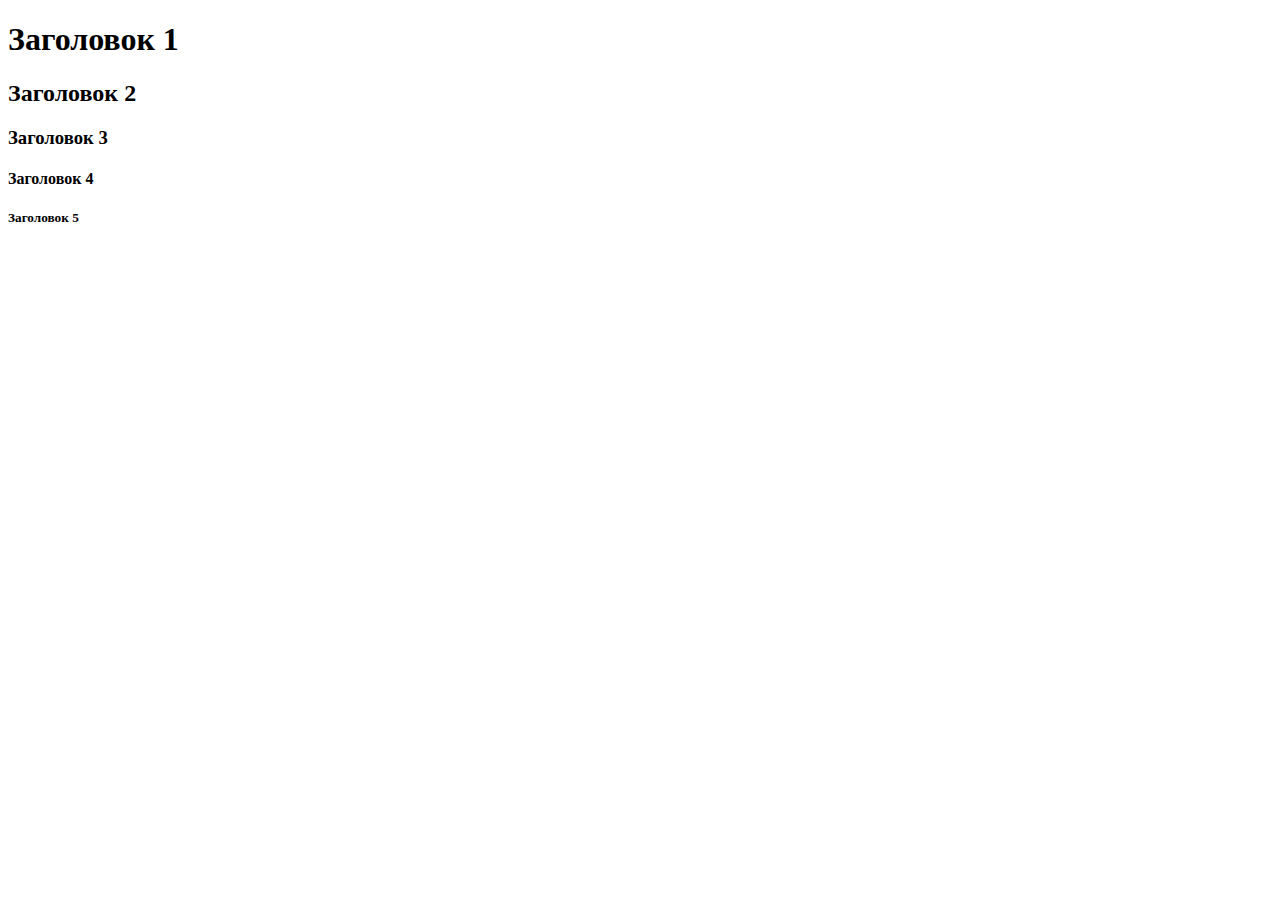
<file: shiraori/index.html>
<!DOCTYPE html>
    <html>
        <head>
            <title>FamilyCoffe</title>
            </head>
                <body>    
                    <div>
                        <h1>Заголовок 1</h1>
                        <h2>Заголовок 2</h2>
                        <h3>Заголовок 3</h3>
                        <h4>Заголовок 4</h4>
                        <h5>Заголовок 5</h5>
                    </div>
                </body>
    </html>
</file>
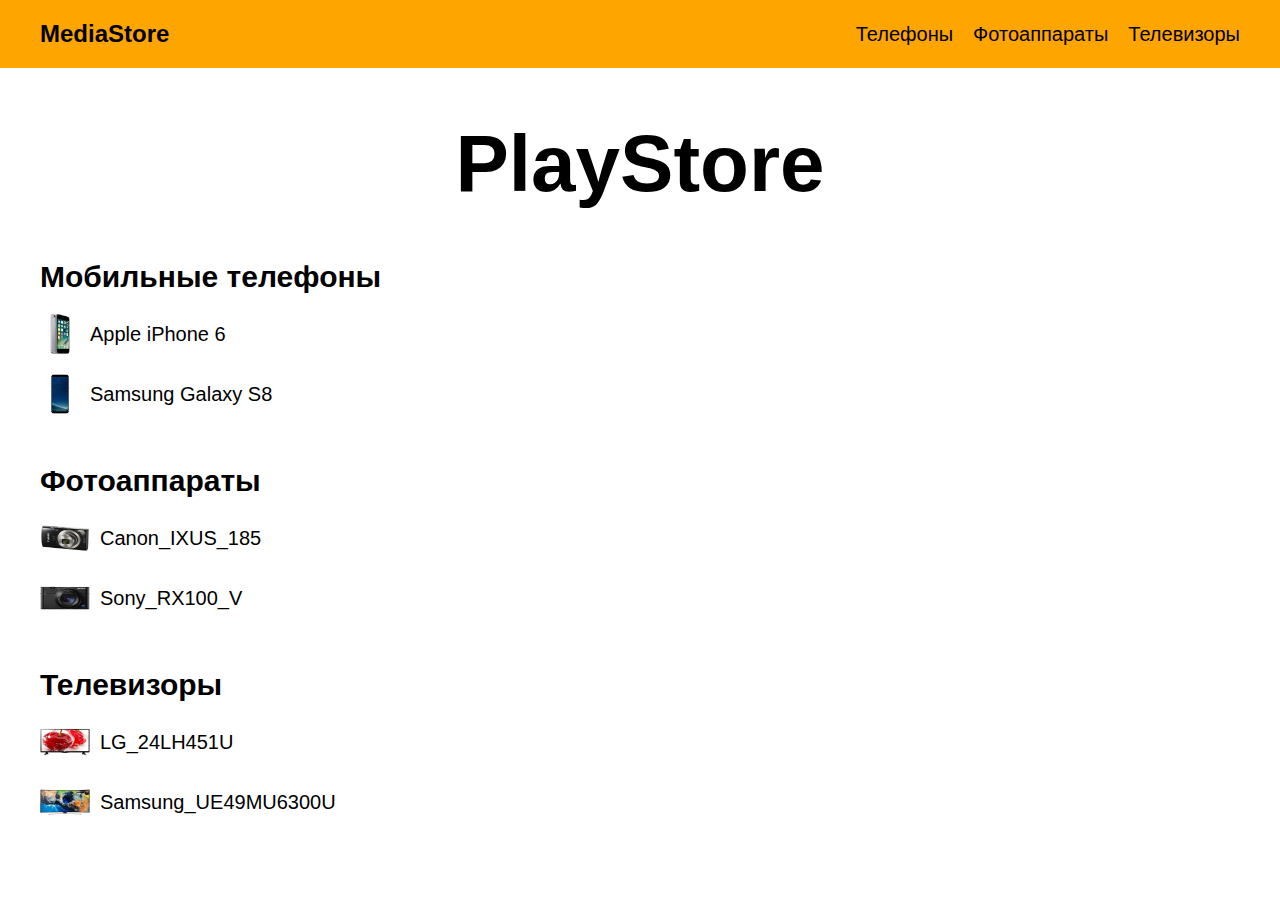
<file: 3/store/index.html>
﻿<!DOCTYPE html>
<html>
<head>
	<meta charset="utf-8">
	<title>Главная</title>
	<link rel="stylesheet" href="style.css">
</head>
<body>
	<header>
		<a href="">MediaStore</a>
		<nav>
			<a href="products/mobile/index.html">Телефоны</a>
			<a href="products/photo/index.html">Фотоаппараты</a>
			<a href="products/tv/index.html">Телевизоры</a>
		</nav>
	</header>
	<main>
	<h1>PlayStore</h1>
	<div>
		<h2>Мобильные телефоны</h3>
			<p>
				<a href="products/mobile/apple/Apple_iPhone_6.html">
					<img src="images/Apple_iPhone_6.jpg" alt="Apple iPhone 6">Apple iPhone 6
				</a>
			</p>
		<p>
			<a href="products/mobile/samsung/Samsung_Galaxy_S8.html">
				<img src="images/Samsung_Galaxy_S8.jpg" alt="Samsung Galaxy S8">Samsung Galaxy S8
			</a>
		</p>
	</div>
	<div>
		<h2>Фотоаппараты</h2>
		<p>
		<a href="products/photo/canon/Canon_IXUS_185.html">
		<img src="images/Canon_IXUS_185.jpg" width="50"height="100"alt="фотоаппарат">Canon_IXUS_185
		</a>
		</p>
		<p>
			<a href="products/photo/sony/Sony_RX100_V.html">
				<img src="images/Sony_RX100_V.jpg" width="50"height="100"alt="фотоаппарат">Sony_RX100_V
			</a>
		</p>

	</div>
	<div>
		<h2>Телевизоры</h2>
		<p>
			<a href="products/tv/lg/LG_24LH451U.html">
				<img src="images/LG_24LH451U.jpg" width="50"height="100"alt="Телевизор">LG_24LH451U
			</a>
		</p>
		<p>
			<a href="products/tv/samsung/Samsung_UE49MU6300U.html">
				<img src="images/Samsung_UE49MU6300U.jpg" width="50"height="100"alt="Телевизор">Samsung_UE49MU6300U
			</a>
		</p>
		
		
	</div>
	</main>
</body>
</html>
</file>
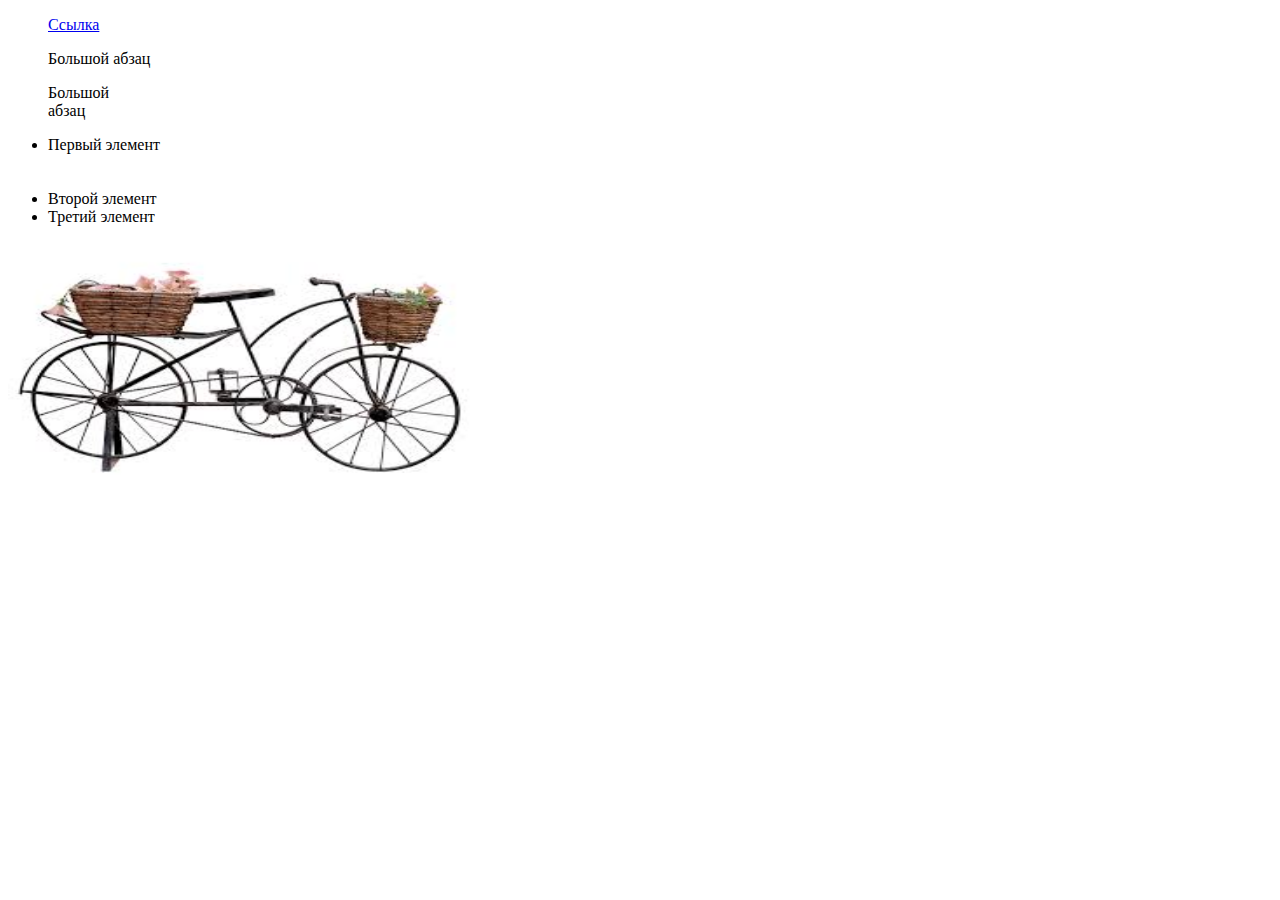
<file: shiraori/index1.html>
<!DOCTYPE html>
    <html>
        <head> 
        </head>
            <body>
                <ul>
                    <a href="https://ya.ru/">Ссылка</a>
                    <p>Большой абзац</p>
                    <p>Большой <br> абзац</p>
                <li>Первый элемент</li>
                <br>
                <br>
                <li>Второй элемент</li>
                <li>Третий элемент</li>
                </ul>
                <img src="images(картинки)/images.jpg" width="480"height="240"alt="картинка"
            </body>
    </html>
</file>
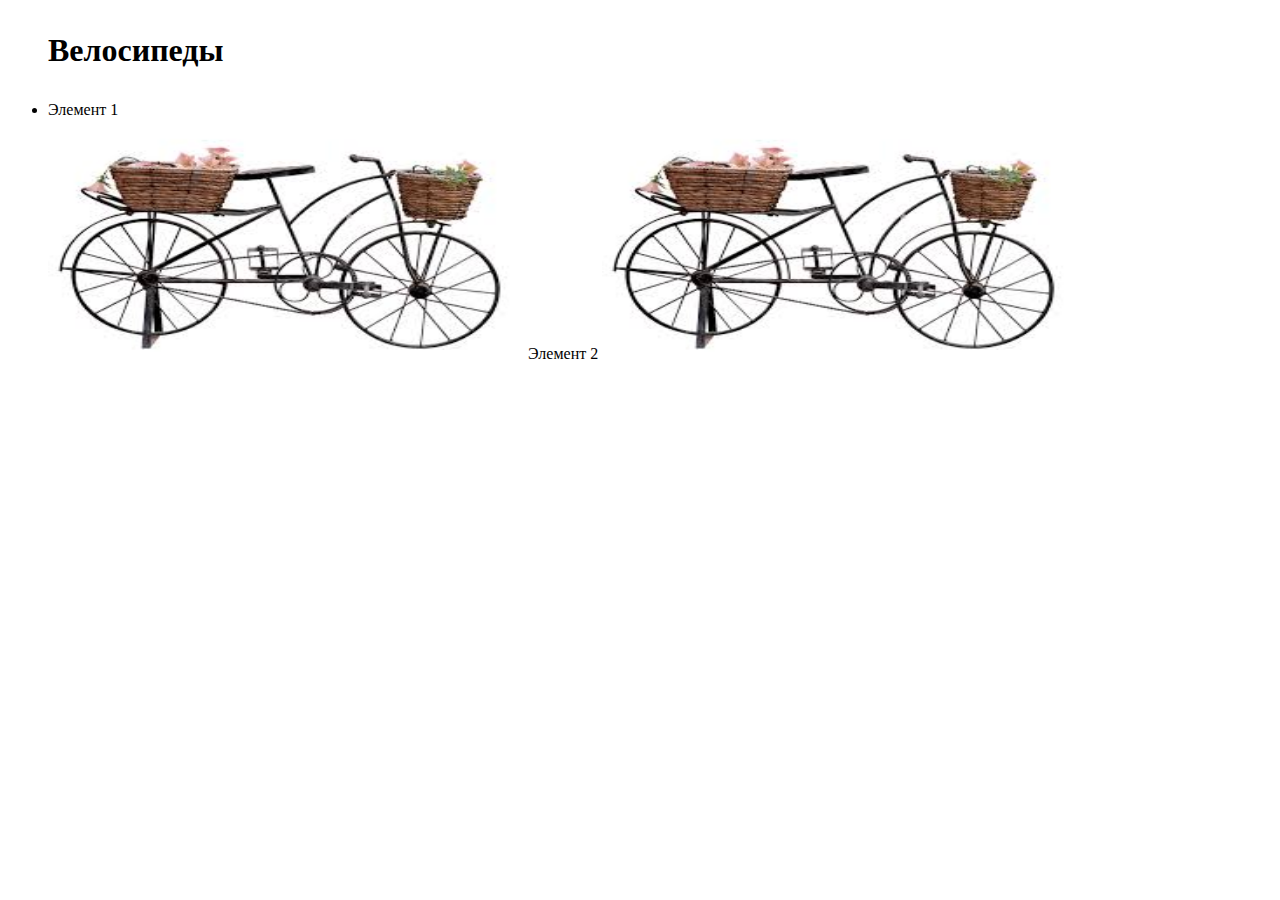
<file: shiraori/index2.html>
<!DOCTYPE html>
    <html>
        <head>
            <title>Shiraori</title>
            <link rel="stylesheet" href="styles/style.css">
        </head>
        <div>
        <ul>
            <h1><p>Велосипеды</p></h1>
            <li>Элемент 1</li>
            <img src="images(картинки)/images.jpg" width="480"height="240"alt="велосипед"
            <li>Элемент 2</li>
            <img src="images(картинки)/images.jpg" width="480"height="240"alt="велосипед"
        </ul>
        </div>
            <body>
                
            </body>
    </html>
</file>
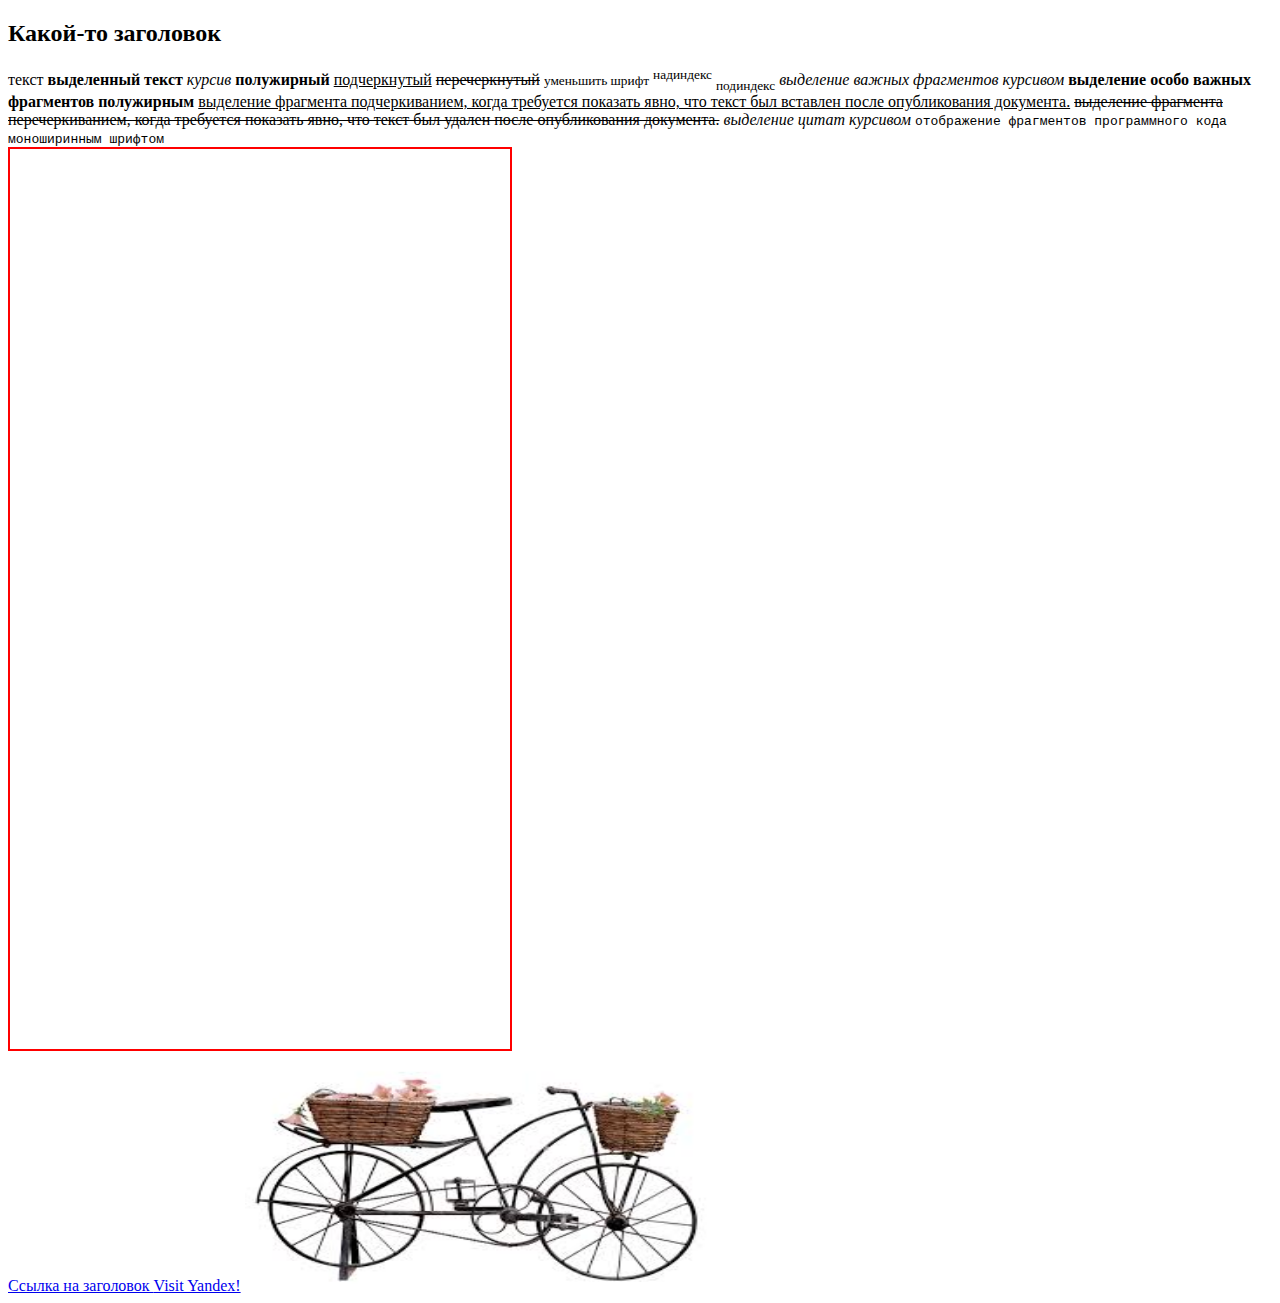
<file: shiraori/index3.html>
<!DOCTYPE html>
<html lang="en">
<head>
    <link rel="stylesheet" href="styles/style.css">
    <meta charset="UTF-8">
    <meta http-equiv="X-UA-Compatible" content="IE=edge">
    <meta name="viewport" content="width=device-width, initial-scale=1.0">
    <title>shiraori</title>
</head>
<body>
    <h2 id="title"> Какой-то заголовок</h2>
    
    <span>текст</span>
    <b>выделенный текст</b>
    <i>курсив</i>
    <b>полужирный</b>
    <u>подчеркнутый</u>
    <s>перечеркнутый</s>
    <small>уменьшить шрифт</small>
    <sup>надиндекс</sup>
    <sub>подиндекс</sub>
    <em>выделение важных фрагментов курсивом</em>
    <strong>выделение особо важных фрагментов полужирным</strong>
    <ins>выделение фрагмента подчеркиванием, когда требуется показать явно, что текст был вставлен после опубликования документа.</ins>
    <del>выделение фрагмента перечеркиванием, когда требуется показать явно, что текст был удален после опубликования документа.</del>
    <cite>выделение цитат курсивом</cite>
    <code>отображение фрагментов программного кода моноширинным шрифтом</code>
    <div id="title2"></div>
    <a href="#title"> Ссылка на заголовок </a>
    <a href="https://ya.ru" target="_blank">Visit Yandex!</a>
    <a href="https://ya.ru" target="_self"><img src="images(картинки)/images.jpg" width="480"height="240"alt="велосипед"></a>
</body>
</html>
</file>
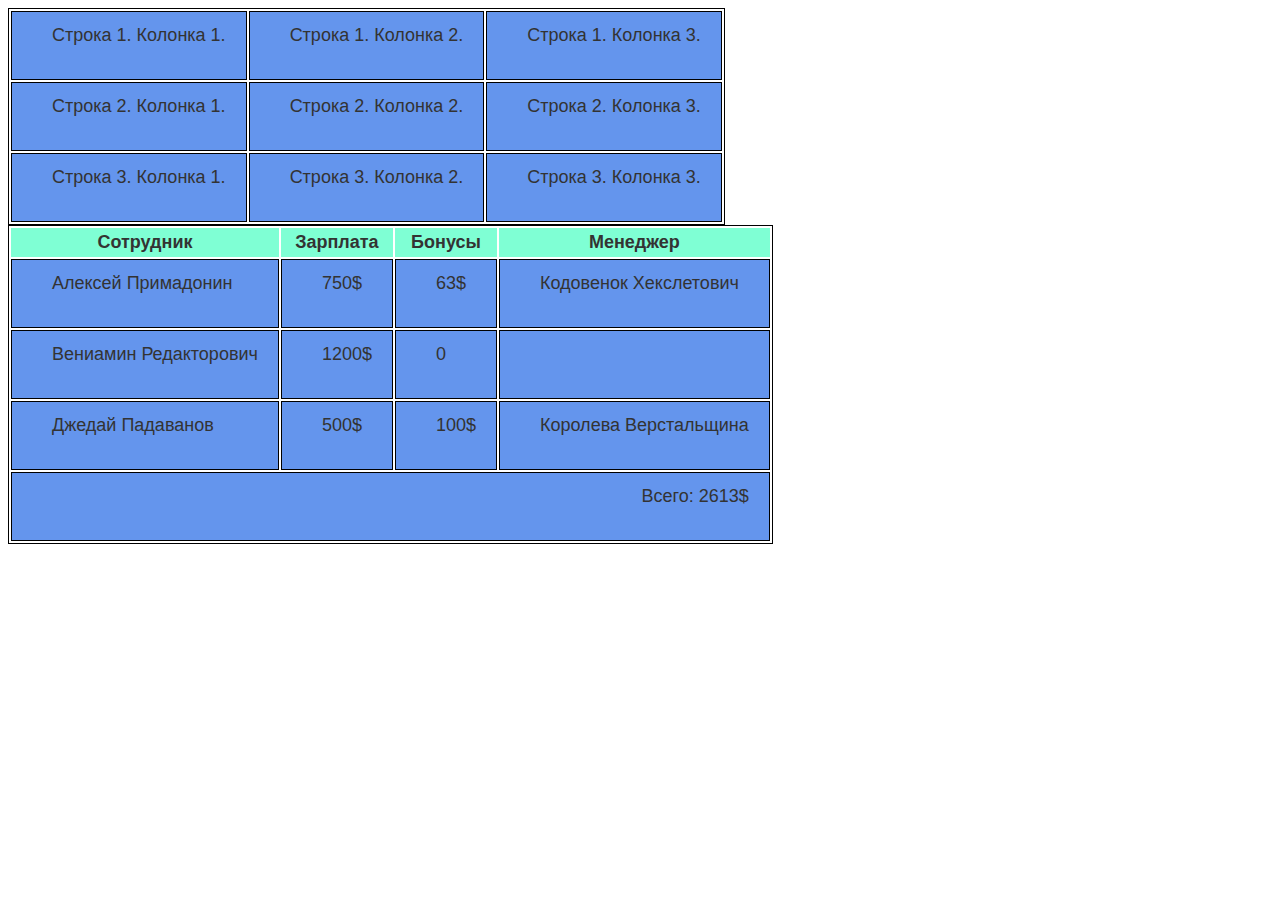
<file: shiraori/table/index4.html>
<!DOCTYPE html>
<html lang="en">
<head>
    <link rel ="stylesheet" href="style1.css">
    <meta charset="UTF-8">
    <meta http-equiv="X-UA-Compatible" content="IE=edge">
    <meta name="viewport" content="width=device-width, initial-scale=1.0">
    <title>Document</title>
</head>
<body>
    <table>
        <tr>
            <td>Строка 1. Колонка 1.</td>
            <td>Строка 1. Колонка 2.</td>
            <td>Строка 1. Колонка 3.</td>
        </tr>
        <tr>
            <td>Строка 2. Колонка 1.</td>
            <td>Строка 2. Колонка 2.</td>
            <td>Строка 2. Колонка 3.</td>
        </tr>
        <tr>
            <td>Строка 3. Колонка 1.</td>
            <td>Строка 3. Колонка 2.</td>
            <td>Строка 3. Колонка 3.</td>
        </tr>
    </table>
    <table>
        <thead>
            <tr>
                <th>Сотрудник</th>
                <th>Зарплата</th>
                <th>Бонусы</th>
                <th>Менеджер</th>
            </tr>
        </thead>
        <tbody>
            <tr>
                <td>Алексей Примадонин</td>
                <td>750$</td>
                <td>63$</td>
                <td>Кодовенок Хекслетович</td>
            </tr>
            <tr>
                <td>Вениамин Редакторович</td>
                <td>1200$</td>
                <td>0</td>
                <td></td>
            </tr>
            <tr>
                <td> Джедай Падаванов</td>
                <td>500$</td>
                <td>100$</td>
                <td>Королева Верстальщина</td>
            </tr>
            <tr>
                

                <td id="shiro" colspan="4">Всего: 2613$</td>
            </tr>
        </tbody>
    </table>
</body>
</html>
</file>
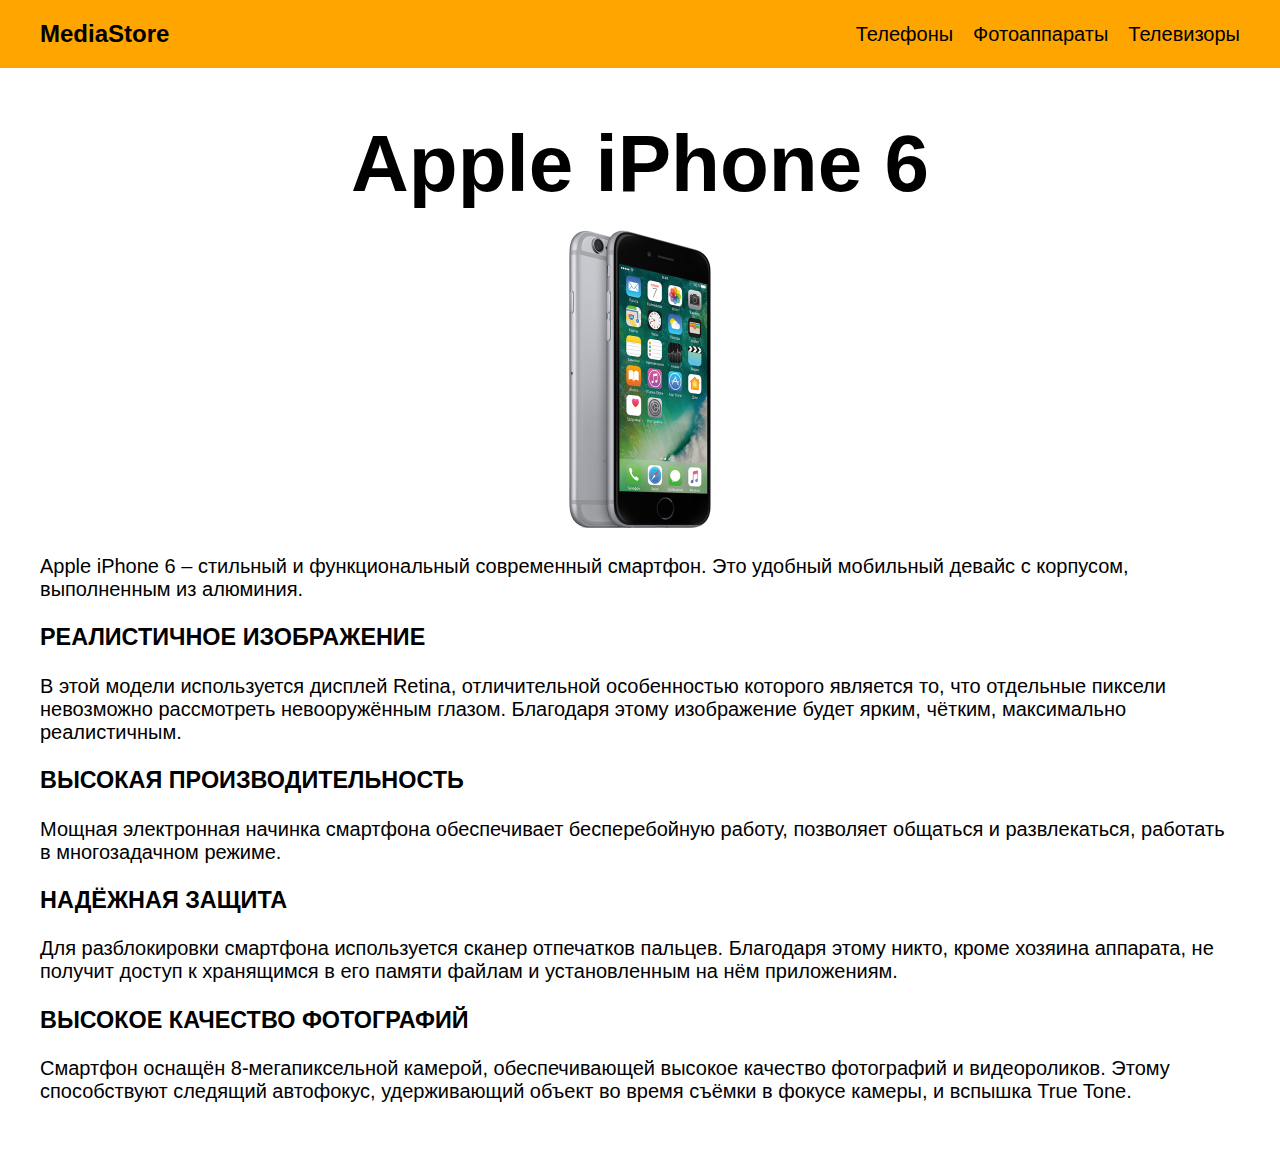
<file: 3/store/products/mobile/apple/Apple_iPhone_6.html>
﻿<!DOCTYPE html>
<html>
<head>
	<meta charset="utf-8">
	<title>Apple iPhone 6</title>
	<link rel="stylesheet" href="../../../style.css">
</head>
<body>
	<header>
		<a href="../../../index.html">MediaStore</a>
		<nav>
			<a href="../index.html">Телефоны</a>
			<a href="../../photo/index.html">Фотоаппараты</a>
			<a href="../../tv/index.html">Телевизоры</a>
		</nav>
	</header>
	<main>
	<h1>Apple iPhone 6</h1>
	<figure>
		<img src="../../../images/Apple_iPhone_6.jpg" alt="Apple_iPhone_6">
	</figure>
	<p>Apple iPhone 6 – стильный и функциональный современный смартфон. Это удобный мобильный девайс с корпусом, выполненным из алюминия.</p>
	<h3>РЕАЛИСТИЧНОЕ ИЗОБРАЖЕНИЕ</h3>
	<p>В этой модели используется дисплей Retina, отличительной особенностью которого является то, что отдельные пиксели невозможно рассмотреть невооружённым глазом. Благодаря этому изображение будет ярким, чётким, максимально реалистичным.</p>
	<h3>ВЫСОКАЯ ПРОИЗВОДИТЕЛЬНОСТЬ</h3>
	<p>Мощная электронная начинка смартфона обеспечивает бесперебойную работу, позволяет общаться и развлекаться, работать в многозадачном режиме.</p>
	<h3>НАДЁЖНАЯ ЗАЩИТА</h3>
	<p>Для разблокировки смартфона используется сканер отпечатков пальцев. Благодаря этому никто, кроме хозяина аппарата, не получит доступ к хранящимся в его памяти файлам и установленным на нём приложениям.</p>
	<h3>ВЫСОКОЕ КАЧЕСТВО ФОТОГРАФИЙ</h3>
	<p>Смартфон оснащён 8-мегапиксельной камерой, обеспечивающей высокое качество фотографий и видеороликов. Этому способствуют следящий автофокус, удерживающий объект во время съёмки в фокусе камеры, и вспышка True Tone.</p>
</main>
</body>
</html>
</file>
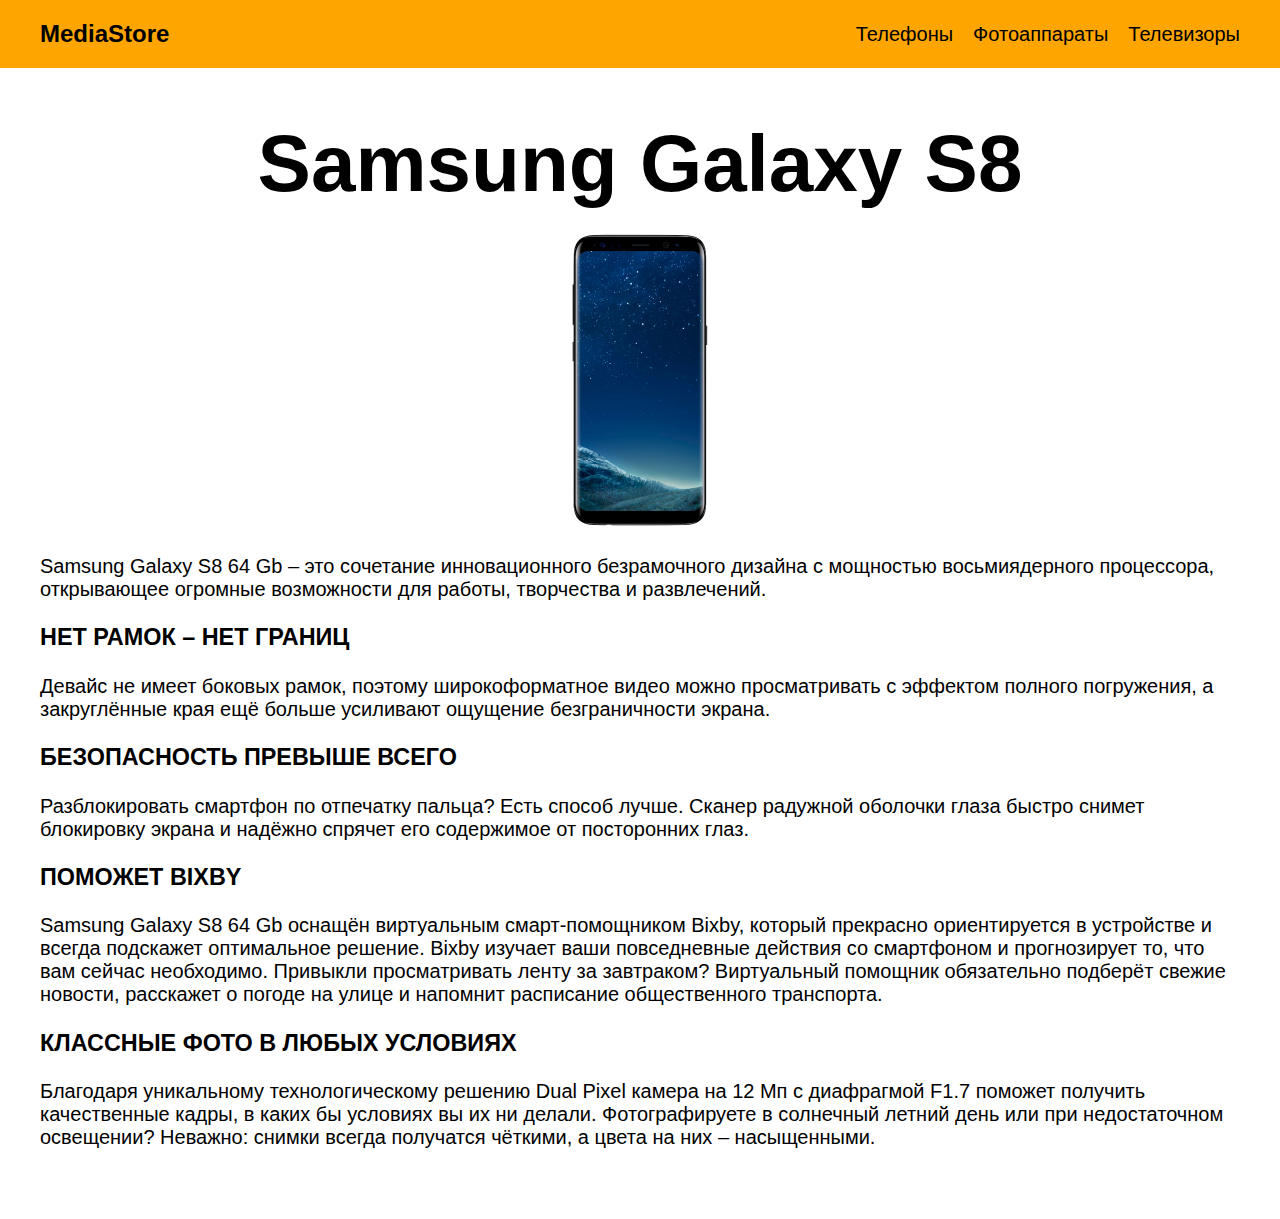
<file: 3/store/products/mobile/samsung/Samsung_Galaxy_S8.html>
﻿<!DOCTYPE html>
<html>
<head>
	<meta charset="utf-8">
	<title>Samsung Galaxy S8</title>
	<link rel="stylesheet" href="../../../style.css">
</head>
<body>
	<header>
		<a href="../../../index.html">MediaStore</a>
		<nav>
			<a href="../index.html">Телефоны</a>
			<a href="../../photo/index.html">Фотоаппараты</a>
			<a href="../../tv/index.html">Телевизоры</a>
		</nav>
	</header>
	<main>
	<h1>Samsung Galaxy S8</h1>
	<figure>
		<img src="../../../images/Samsung_Galaxy_S8.jpg" alt="Samsung_Galaxy_S8">
	</figure>
	<p>Samsung Galaxy S8 64 Gb – это сочетание инновационного безрамочного дизайна с мощностью восьмиядерного процессора, открывающее огромные возможности для работы, творчества и развлечений.</p>
	<h3>НЕТ РАМОК – НЕТ ГРАНИЦ</h3>
	<p>Девайс не имеет боковых рамок, поэтому широкоформатное видео можно просматривать с эффектом полного погружения, а закруглённые края ещё больше усиливают ощущение безграничности экрана.</p>
	<h3>БЕЗОПАСНОСТЬ ПРЕВЫШЕ ВСЕГО</h3>
	<p>Разблокировать смартфон по отпечатку пальца? Есть способ лучше. Сканер радужной оболочки глаза быстро снимет блокировку экрана и надёжно спрячет его содержимое от посторонних глаз.</p>
	<h3>ПОМОЖЕТ BIXBY</h3>
	<p>Samsung Galaxy S8 64 Gb оснащён виртуальным смарт-помощником Bixby, который прекрасно ориентируется в устройстве и всегда подскажет оптимальное решение. Bixby изучает ваши повседневные действия со смартфоном и прогнозирует то, что вам сейчас необходимо. Привыкли просматривать ленту за завтраком? Виртуальный помощник обязательно подберёт свежие новости, расскажет о погоде на улице и напомнит расписание общественного транспорта.</p>
	<h3>КЛАССНЫЕ ФОТО В ЛЮБЫХ УСЛОВИЯХ</h3>
	<p>Благодаря уникальному технологическому решению Dual Pixel камера на 12 Мп с диафрагмой F1.7 поможет получить качественные кадры, в каких бы условиях вы их ни делали. Фотографируете в солнечный летний день или при недостаточном освещении? Неважно: снимки всегда получатся чёткими, а цвета на них – насыщенными.</p>
	</main>
</body>
</html>
</file>
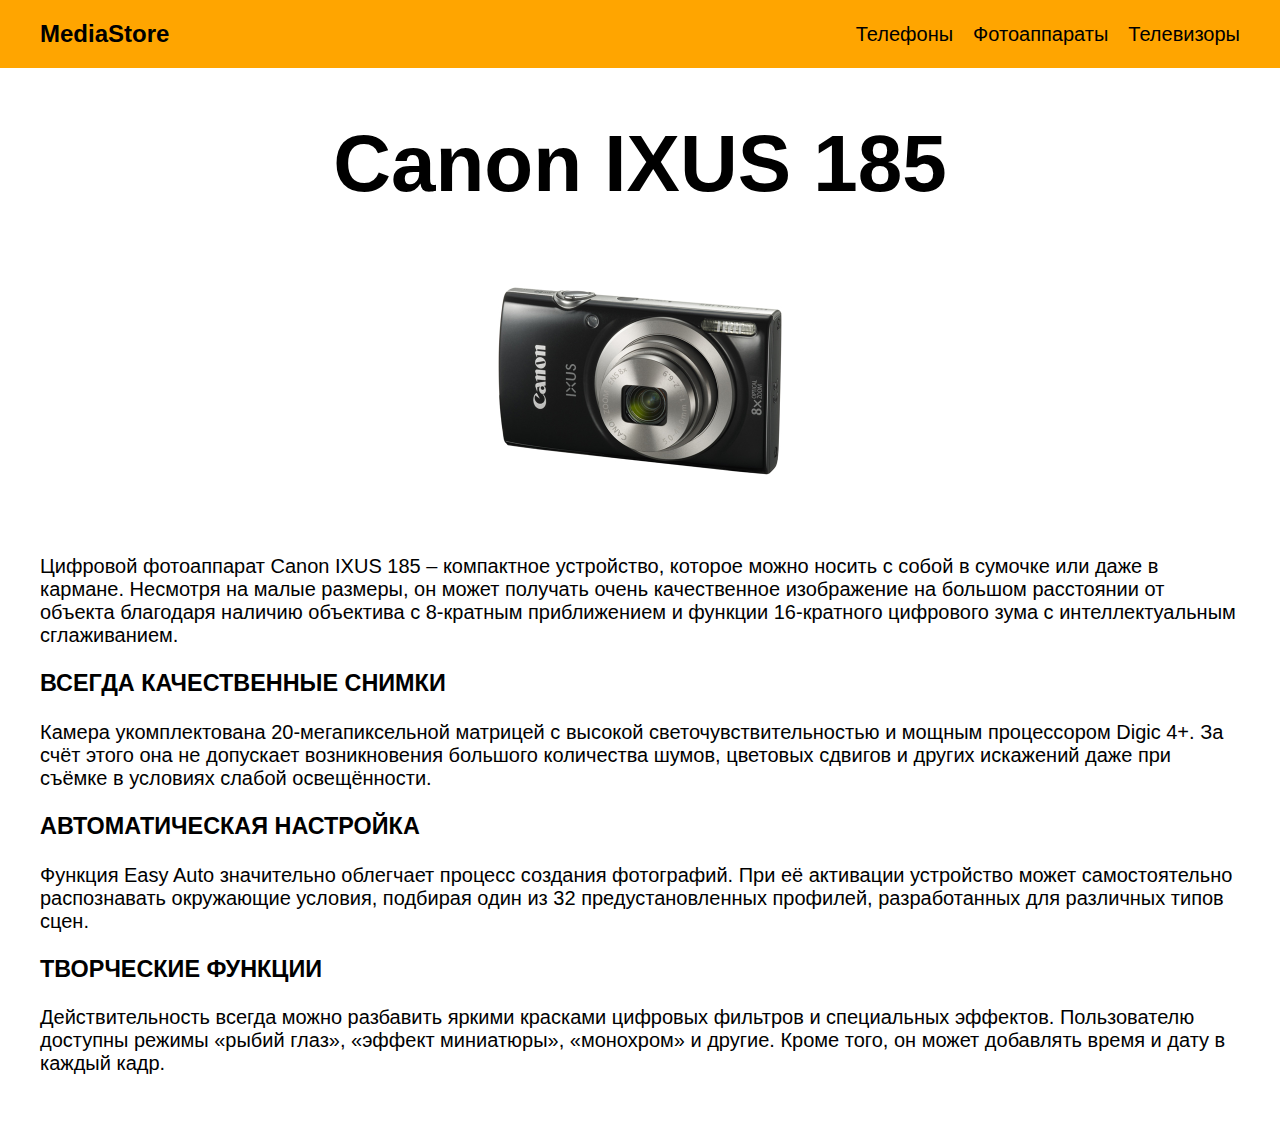
<file: 3/store/products/photo/canon/Canon_IXUS_185.html>
﻿<!DOCTYPE html>
<html>
<head>
	<meta charset="utf-8">
	<title>Canon IXUS 185</title>
	<link rel="stylesheet" href="../../../style.css">
</head>
<body>
	<header>
		<a href="../../../index.html">MediaStore</a>
		<nav>
			<a href="../index.html">Телефоны</a>
			<a href="../../photo/index.html">Фотоаппараты</a>
			<a href="../../tv/index.html">Телевизоры</a>
		</nav>
	</header>
	<main>
	<h1>Canon IXUS 185</h1>
	<figure>
		<img src="../../../images/Canon_IXUS_185.jpg" alt="Canon_IXUS_185">
	</figure>
	<p>Цифровой фотоаппарат Canon IXUS 185 – компактное устройство, которое можно носить с собой в сумочке или даже в кармане. Несмотря на малые размеры, он может получать очень качественное изображение на большом расстоянии от объекта благодаря наличию объектива с 8-кратным приближением и функции 16-кратного цифрового зума с интеллектуальным сглаживанием.</p>
	<h3>ВСЕГДА КАЧЕСТВЕННЫЕ СНИМКИ</h3>
	<p>Камера укомплектована 20-мегапиксельной матрицей с высокой светочувствительностью и мощным процессором Digic 4+. За счёт этого она не допускает возникновения большого количества шумов, цветовых сдвигов и других искажений даже при съёмке в условиях слабой освещённости.</p>
	<h3>АВТОМАТИЧЕСКАЯ НАСТРОЙКА</h3>
	<p>Функция Easy Auto значительно облегчает процесс создания фотографий. При её активации устройство может самостоятельно распознавать окружающие условия, подбирая один из 32 предустановленных профилей, разработанных для различных типов сцен.</p>
	<h3>ТВОРЧЕСКИЕ ФУНКЦИИ</h3>
	<p>Действительность всегда можно разбавить яркими красками цифровых фильтров и специальных эффектов. Пользователю доступны режимы «рыбий глаз», «эффект миниатюры», «монохром» и другие. Кроме того, он может добавлять время и дату в каждый кадр.</p>
	</main>
</body>
</html>
</file>
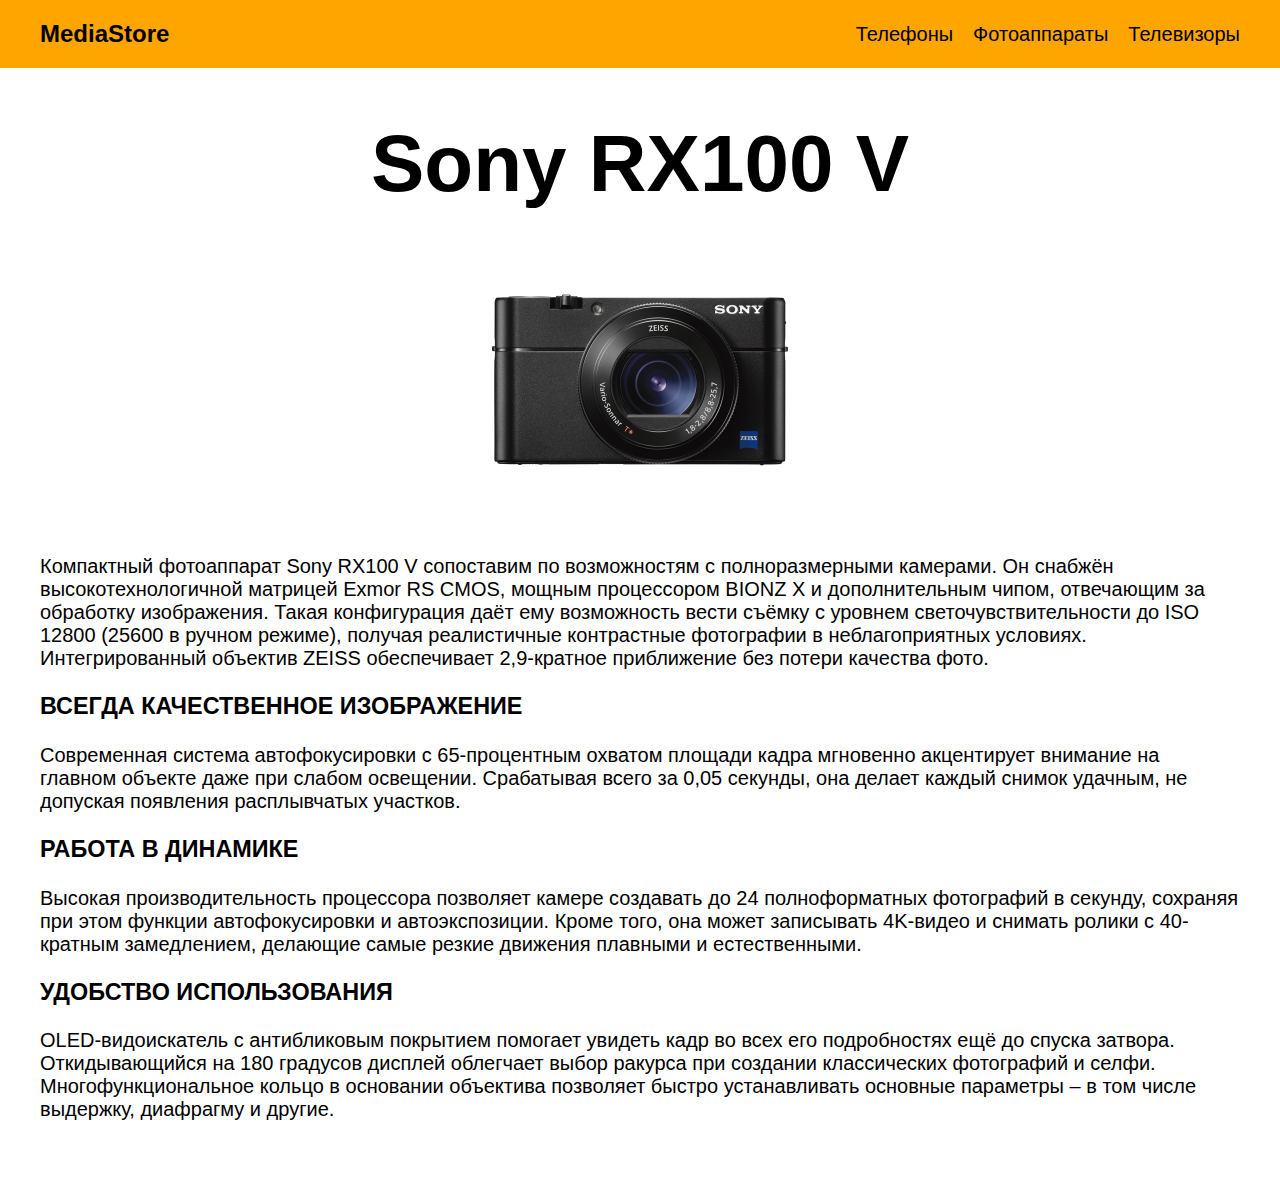
<file: 3/store/products/photo/sony/Sony_RX100_V.html>
﻿<!DOCTYPE html>
<html>
<head>
	<meta charset="utf-8">
	<title>Sony RX100 V</title>
	<link rel="stylesheet" href="../../../style.css">
</head>
<body>
	<header>
		<a href="../../../index.html">MediaStore</a>
		<nav>
			<a href="../index.html">Телефоны</a>
			<a href="../../photo/index.html">Фотоаппараты</a>
			<a href="../../tv/index.html">Телевизоры</a>
		</nav>
	</header>
	<main>
	<h1>Sony RX100 V</h1>
	<figure>
		<img src="../../../images/Sony_RX100_V.jpg" alt="Sony_RX100_V">
	</figure>
	<p>Компактный фотоаппарат Sony RX100 V сопоставим по возможностям с полноразмерными камерами. Он снабжён высокотехнологичной матрицей Exmor RS CMOS, мощным процессором BIONZ X и дополнительным чипом, отвечающим за обработку изображения. Такая конфигурация даёт ему возможность вести съёмку с уровнем светочувствительности до ISO 12800 (25600 в ручном режиме), получая реалистичные контрастные фотографии в неблагоприятных условиях. Интегрированный объектив ZEISS обеспечивает 2,9-кратное приближение без потери качества фото.</p> 
	<h3>ВСЕГДА КАЧЕСТВЕННОЕ ИЗОБРАЖЕНИЕ</h3>
	<p>Современная система автофокусировки с 65-процентным охватом площади кадра мгновенно акцентирует внимание на главном объекте даже при слабом освещении. Срабатывая всего за 0,05 секунды, она делает каждый снимок удачным, не допуская появления расплывчатых участков.</p>
	<h3>РАБОТА В ДИНАМИКЕ</h3>
	<p>Высокая производительность процессора позволяет камере создавать до 24 полноформатных фотографий в секунду, сохраняя при этом функции автофокусировки и автоэкспозиции. Кроме того, она может записывать 4K-видео и снимать ролики с 40-кратным замедлением, делающие самые резкие движения плавными и естественными.</p>
	<h3>УДОБСТВО ИСПОЛЬЗОВАНИЯ</h3>
	<p>OLED-видоискатель с антибликовым покрытием помогает увидеть кадр во всех его подробностях ещё до спуска затвора. Откидывающийся на 180 градусов дисплей облегчает выбор ракурса при создании классических фотографий и селфи. Многофункциональное кольцо в основании объектива позволяет быстро устанавливать основные параметры – в том числе выдержку, диафрагму и другие.</p>
	</main>
</body>
</html>
</file>
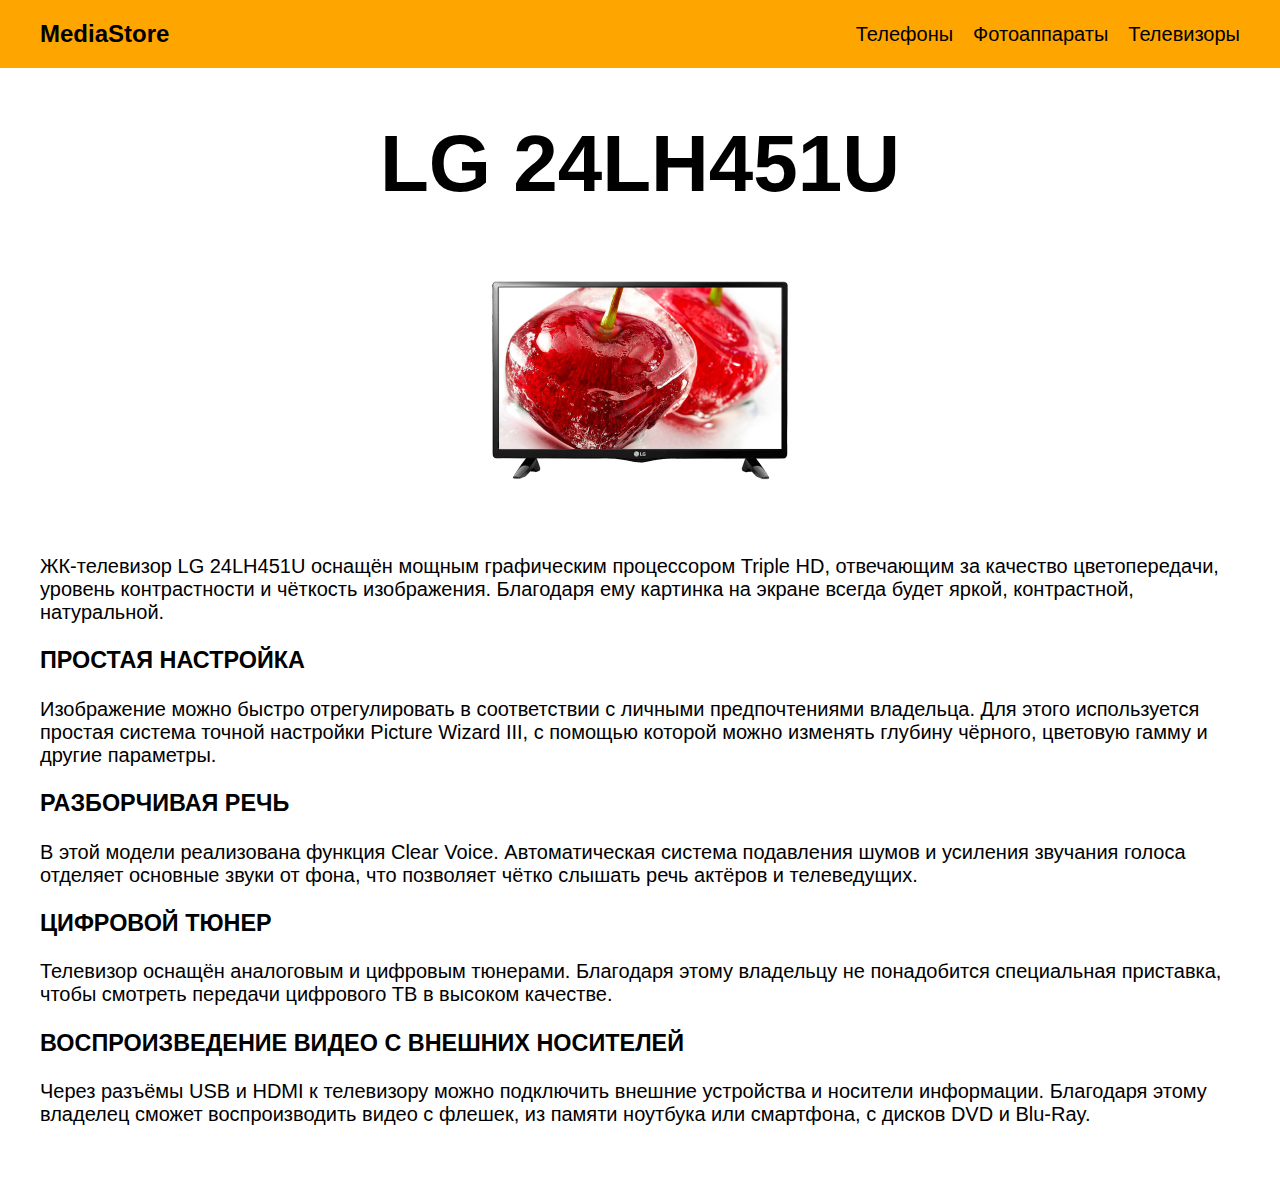
<file: 3/store/products/tv/lg/LG_24LH451U.html>
﻿<!DOCTYPE html>
<html>
<head>
	<meta charset="utf-8">
	<title>LG 24LH451U</title>
	<link rel="stylesheet" href="../../../style.css">
</head>
<body>
	<header>
		<a href="../../../index.html">MediaStore</a>
		<nav>
			<a href="../index.html">Телефоны</a>
			<a href="../../photo/index.html">Фотоаппараты</a>
			<a href="../../tv/index.html">Телевизоры</a>
		</nav>
	</header>
	<main>
	<h1>LG 24LH451U</h1>
	<figure>
		<img src="../../../images/LG_24LH451U.jpg" alt="LG_24LH451U">
	</a>
	</figure>
	<p>
		ЖК-телевизор LG 24LH451U оснащён мощным графическим процессором Triple HD, отвечающим за качество цветопередачи, уровень контрастности и чёткость изображения. Благодаря ему картинка на экране всегда будет яркой, контрастной, натуральной.
	</p>
	<h3>ПРОСТАЯ НАСТРОЙКА</h3>
	<p>Изображение можно быстро отрегулировать в соответствии с личными предпочтениями владельца. Для этого используется простая система точной настройки Picture Wizard III, с помощью которой можно изменять глубину чёрного, цветовую гамму и другие параметры.</p>
	<h3>РАЗБОРЧИВАЯ РЕЧЬ</h3>
	<p>В этой модели реализована функция Clear Voice. Автоматическая система подавления шумов и усиления звучания голоса отделяет основные звуки от фона, что позволяет чётко слышать речь актёров и телеведущих.</p>
	<h3>ЦИФРОВОЙ ТЮНЕР</h3>
	<p>Телевизор оснащён аналоговым и цифровым тюнерами. Благодаря этому владельцу не понадобится специальная приставка, чтобы смотреть передачи цифрового ТВ в высоком качестве.</p>
	<h3>ВОСПРОИЗВЕДЕНИЕ ВИДЕО С ВНЕШНИХ НОСИТЕЛЕЙ</h3>
	<p>Через разъёмы USB и HDMI к телевизору можно подключить внешние устройства и носители информации. Благодаря этому владелец сможет воспроизводить видео с флешек, из памяти ноутбука или смартфона, с дисков DVD и Blu-Ray.</p>
	</main>
</body>
</html>
</file>
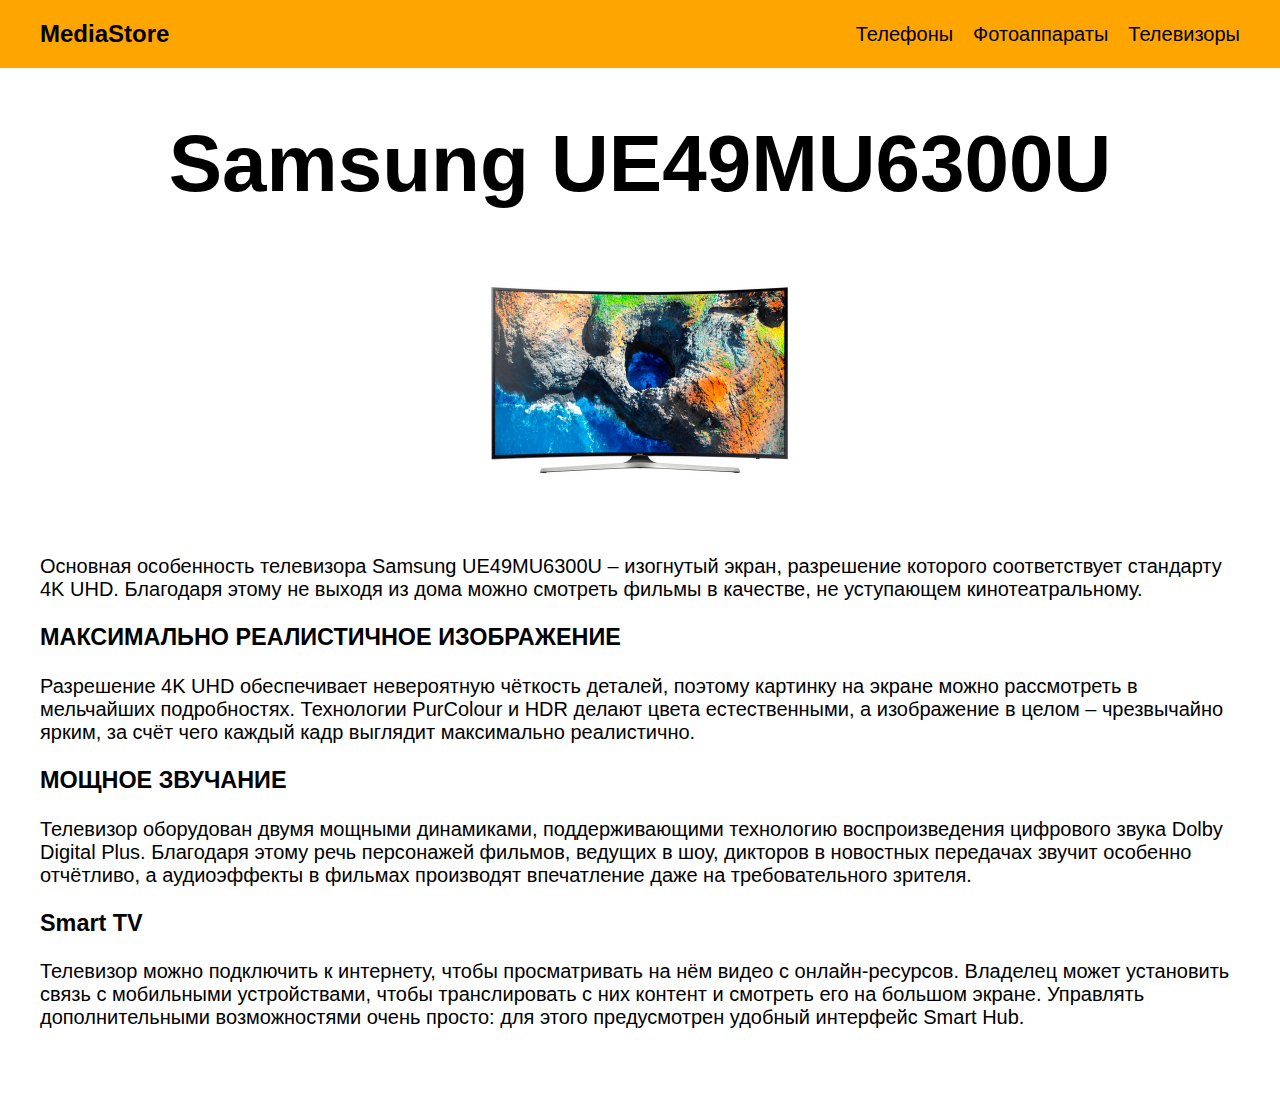
<file: 3/store/products/tv/samsung/Samsung_UE49MU6300U.html>
﻿<!DOCTYPE html>
<html>
<head>
	<meta charset="utf-8">
	<title>Samsung UE49MU6300U</title>
	<link rel="stylesheet" href="../../../style.css">
</head>
<body>
	<header>
		<a href="../../../index.html">MediaStore</a>
		<nav>
			<a href="../index.html">Телефоны</a>
			<a href="../../photo/index.html">Фотоаппараты</a>
			<a href="../../tv/index.html">Телевизоры</a>
		</nav>
	</header>
	<main>
	<h1>Samsung UE49MU6300U</h1>
	<figure>
		<img src="../../../images/Samsung_UE49MU6300U.jpg" alt="Samsung_UE49MU6300U">
	</figure>
	<p>Основная особенность телевизора Samsung UE49MU6300U – изогнутый экран, разрешение которого соответствует стандарту 4K UHD. Благодаря этому не выходя из дома можно смотреть фильмы в качестве, не уступающем кинотеатральному.</p>
	<h3>МАКСИМАЛЬНО РЕАЛИСТИЧНОЕ ИЗОБРАЖЕНИЕ</h3>
	<p>Разрешение 4K UHD обеспечивает невероятную чёткость деталей, поэтому картинку на экране можно рассмотреть в мельчайших подробностях. Технологии PurColour и HDR делают цвета естественными, а изображение в целом – чрезвычайно ярким, за счёт чего каждый кадр выглядит максимально реалистично.</p>
	<h3>МОЩНОЕ ЗВУЧАНИЕ</h3>
	<p>Телевизор оборудован двумя мощными динамиками, поддерживающими технологию воспроизведения цифрового звука Dolby Digital Plus. Благодаря этому речь персонажей фильмов, ведущих в шоу, дикторов в новостных передачах звучит особенно отчётливо, а аудиоэффекты в фильмах производят впечатление даже на требовательного зрителя.</p>
	<h3>Smart TV</h3>
	<p>Телевизор можно подключить к интернету, чтобы просматривать на нём видео с онлайн-ресурсов. Владелец может установить связь с мобильными устройствами, чтобы транслировать с них контент и смотреть его на большом экране. Управлять дополнительными возможностями очень просто: для этого предусмотрен удобный интерфейс Smart Hub.</p>
	</main>
</body>
</html>
</file>
<file: 3/store/style.css>
body {
    margin: 0;
    font-family: sans-serif;
    font-size: 20px;
}
a {
    color: inherit;
    text-decoration: none;
}
header {
    padding: 20px calc(50% - 600px);
    background-color: orange;
    display: flex;
    justify-content: space-between;
    align-items: center;
}
header>a {
    font-size: 1.2em;
    font-weight: 600;
}
header a:hover {
    color: yellow;
}
header>a:hover {
    color: #000;
}
nav {
    display: flex;
    gap: 20px;
}
main {
    padding: 50px calc(50% - 600px);
}
h1 {
    margin: 0 0 20px;
    text-align: center;
    font-size: 4em;
}
main a:hover {
    color: orange;
}
main a {
    display: flex;
    align-items: center;
    gap: 10px;
}
a>img {
    height: 2em;
}
h2 {
    margin: 50px 0 0;
}
figure img {
    height: 300px;
}
figure {
    text-align: center;
}
</file>
<file: shiraori/styles/style.css>
#title2{
    border: 2px solid red;
    width: 500px;
    height: 100vh;
   }
</file>
<file: shiraori/table/style1.css>
body {
    font: 18px/1.5 sans-serif;
    color: #333;
}
table,
td {
    border: 1px solid #000;
}
td {
    padding: 10px 20px 30px 40px;
}
#shiro {
    text-align: right;
}
th {
 background-color: aquamarine;
}
tr {
    background-color: cornflowerblue;
}
</file>
